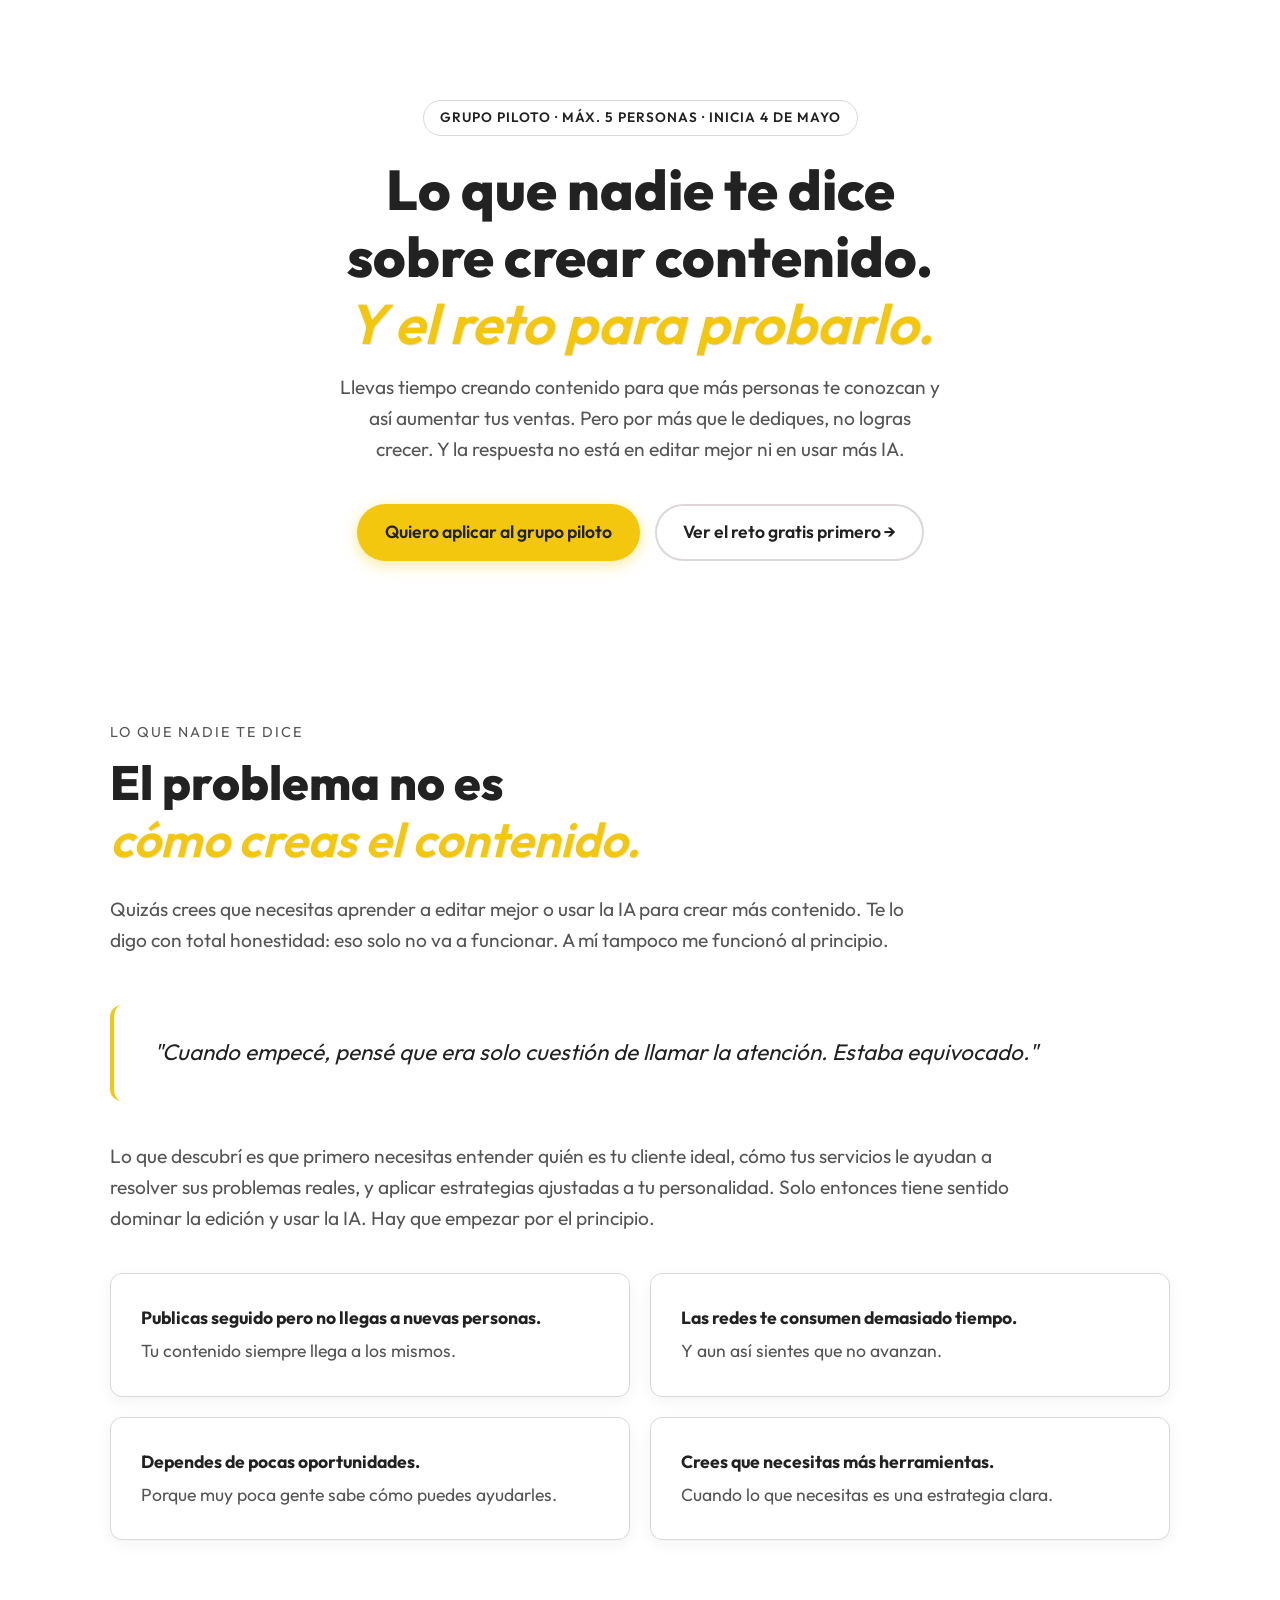
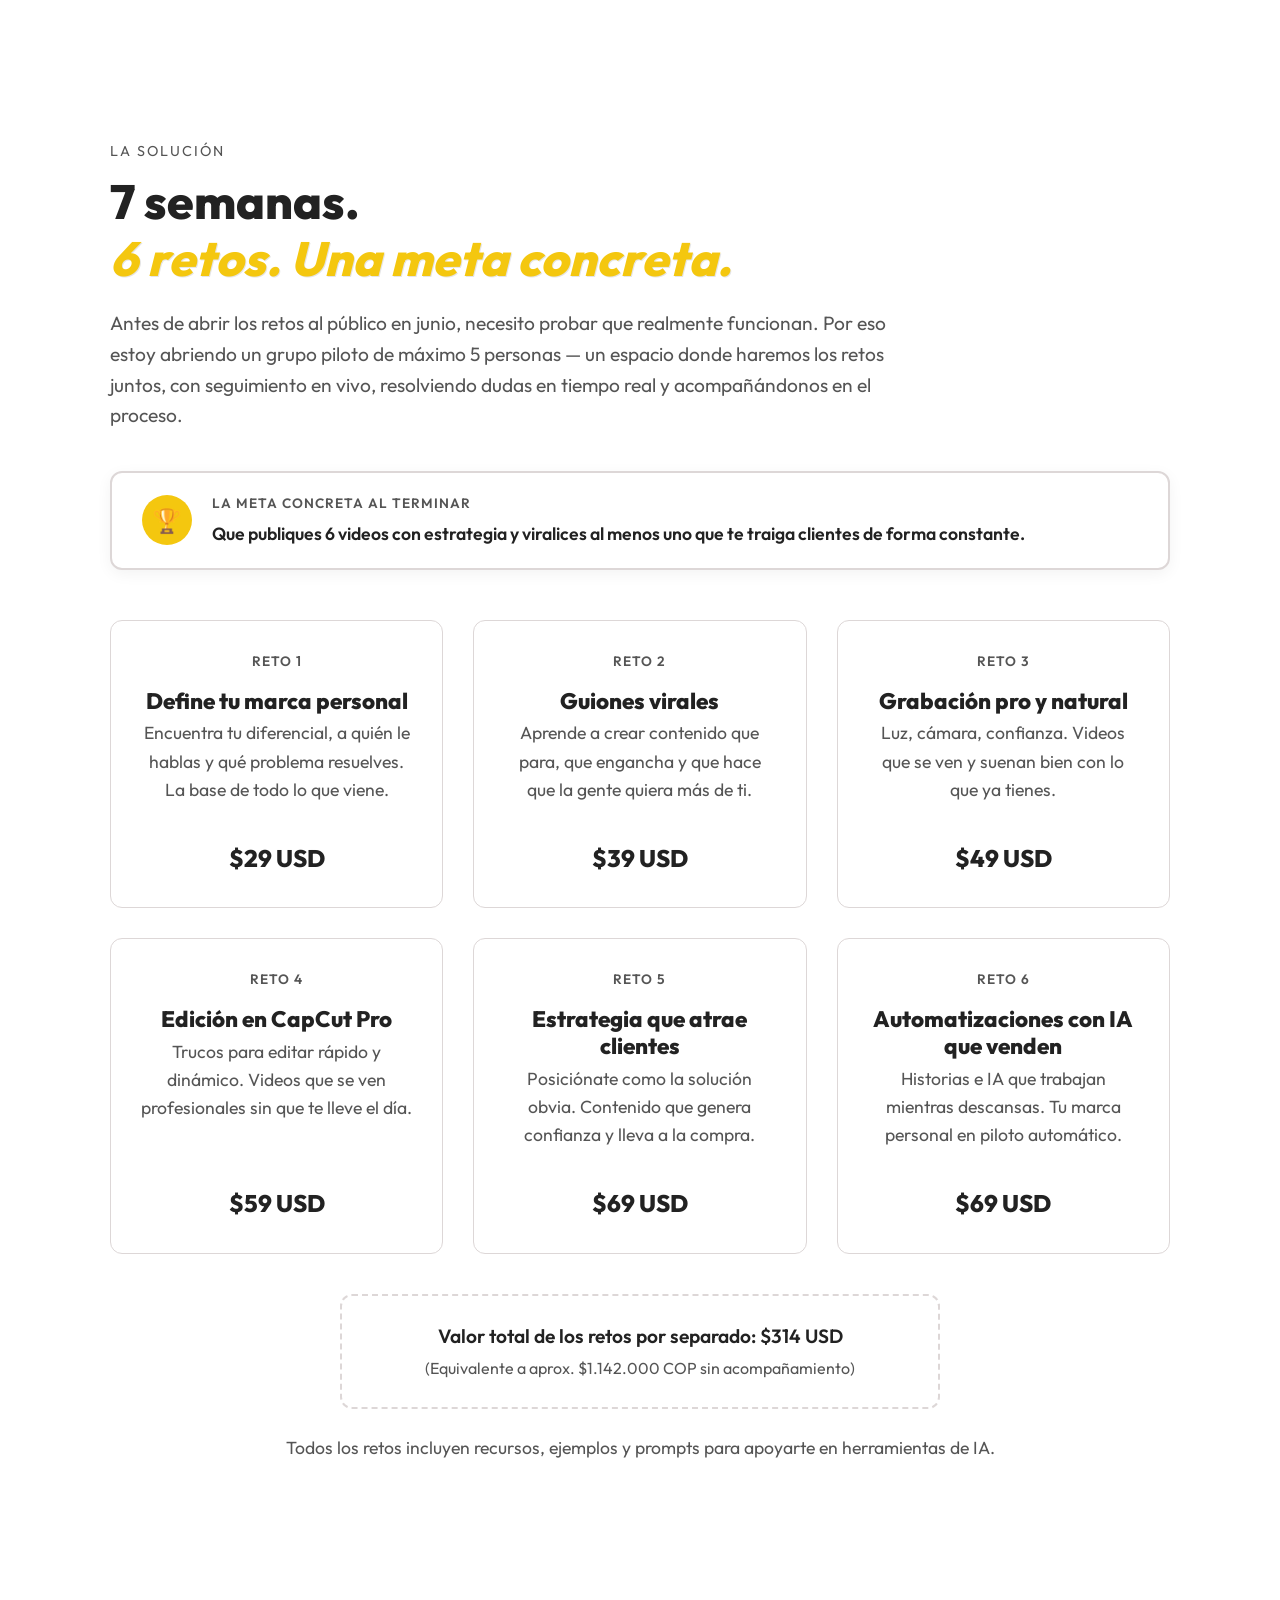
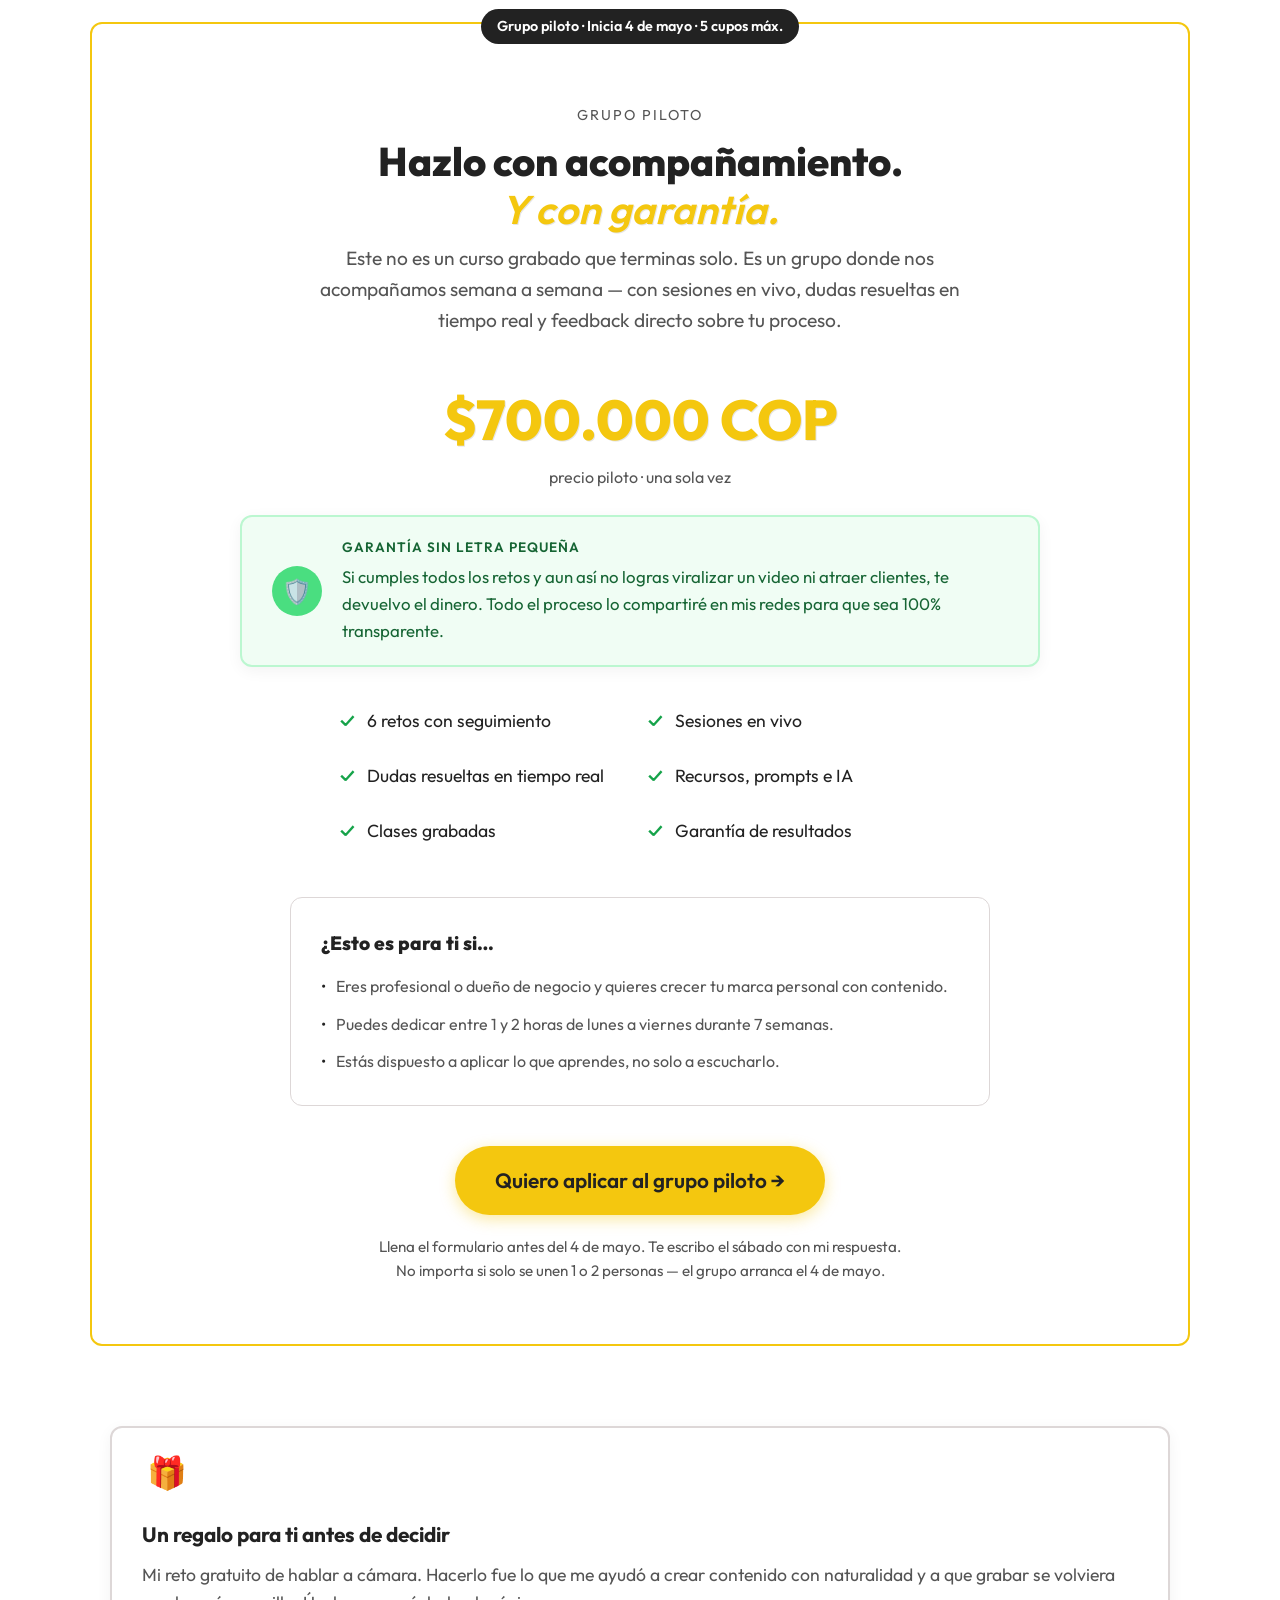
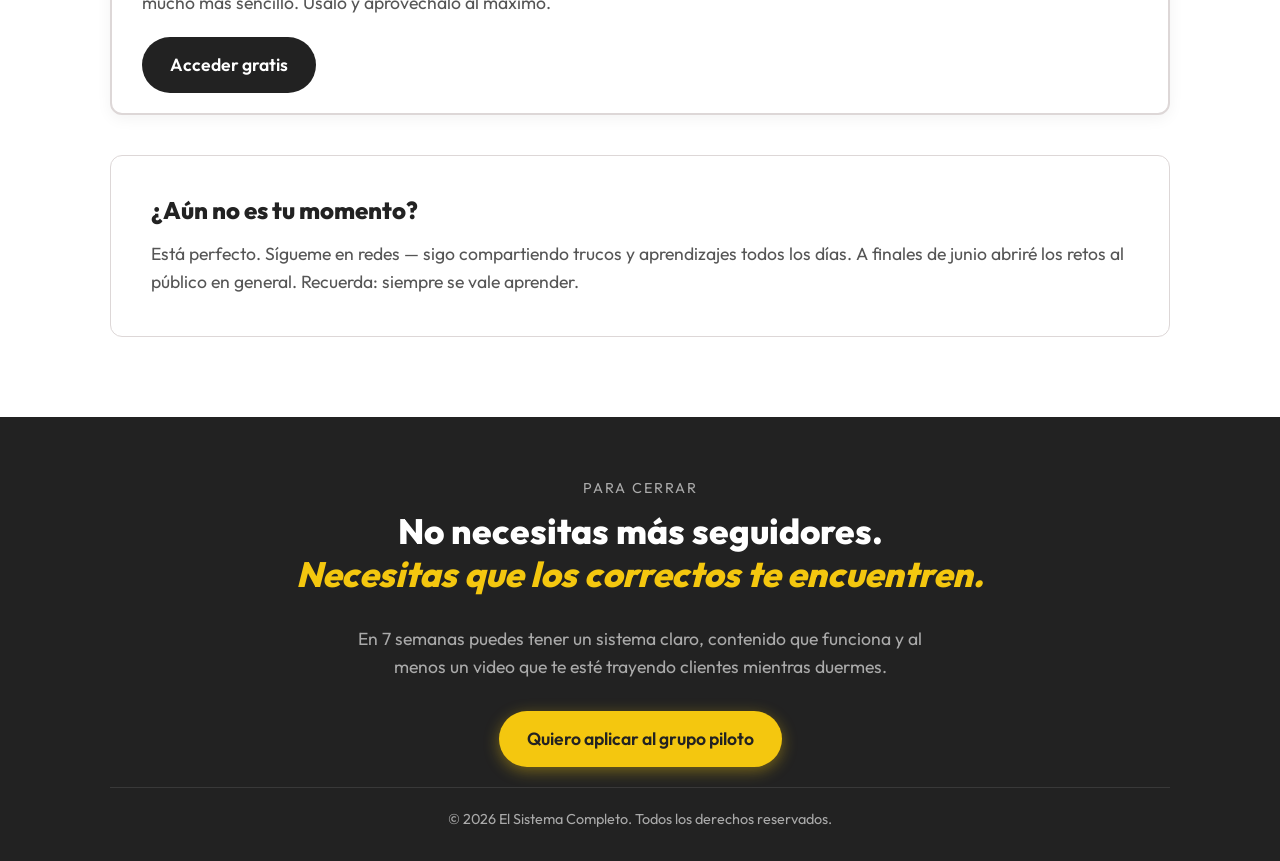
<file: index.html>
<!DOCTYPE html>
<html lang="es">

<head>
    <meta charset="UTF-8">
    <meta name="viewport" content="width=device-width, initial-scale=1.0">
    <title>Lo que nadie te dice sobre crear contenido | Grupo Piloto</title>
    <meta name="description"
        content="7 semanas. 6 retos. Una meta concreta: publicar 6 videos con estrategia y viralizar al menos uno que te traiga clientes.">
    <link rel="preconnect" href="https://fonts.googleapis.com">
    <link rel="preconnect" href="https://fonts.gstatic.com" crossorigin>
    <link href="https://fonts.googleapis.com/css2?family=Outfit:wght@300;400;600;800&display=swap" rel="stylesheet">
    <link rel="stylesheet" href="style.css">
</head>

<body>

    <!-- Hero Section -->
    <header class="hero">
        <div class="container">
            <span
                style="display: inline-block; background: var(--color-secondary); color: var(--color-text-dark); border: 1px solid var(--color-neutral); font-size: 0.85rem; font-weight: 600; letter-spacing: 1px; text-transform: uppercase; padding: 6px 16px; border-radius: 50px; margin-bottom: 20px;">Grupo
                piloto · Máx. 5 personas · Inicia 4 de mayo</span>
            <h1>Lo que nadie te dice<br>sobre crear contenido.<br><span class="expert-subtitle">Y el reto para
                    probarlo.</span></h1>
            <p class="description">Llevas tiempo creando contenido para que más personas te conozcan y así aumentar tus
                ventas. Pero por más que le dediques, no logras crecer. Y la respuesta no está en editar mejor ni en
                usar más IA.</p>
            <div style="display: flex; gap: 15px; justify-content: center; flex-wrap: wrap;">
                <a href="https://docs.google.com/forms/d/e/1FAIpQLSfeU4UDlxKO0ymu92lSBFPW-aGYXHw_dVMk9QAn32QDGm-tiQ/viewform?usp=sharing&ouid=117849971434327696463"
                    target="_blank" class="cta-button primary-btn">Quiero aplicar al grupo piloto</a>
                <a href="https://furry-partridge-a02.notion.site/Reto-habla-a-c-mara-con-naturalidad-3293e088cfb980b4986de90ccc07c904?source=copy_link"
                    target="_blank" class="cta-button outline-btn">Ver el reto gratis primero →</a>
            </div>
        </div>
    </header>

    <!-- Section El Problema Real -->
    <section class="expert-section">
        <div class="container">
            <p class="section-kicker">Lo que nadie te dice</p>
            <h2 class="expert-title">El problema no es<br><span class="expert-subtitle">cómo creas el contenido.</span>
            </h2>

            <p class="expert-lead">Quizás crees que necesitas aprender a editar mejor o usar la IA para crear más
                contenido. Te lo digo con total honestidad: eso solo no va a funcionar. A mí tampoco me funcionó al
                principio.</p>

            <div class="quote-box">
                <p><em>"Cuando empecé, pensé que era solo cuestión de llamar la atención. Estaba equivocado."</em></p>
            </div>

            <p class="expert-conclusion" style="margin-bottom: 40px;">Lo que descubrí es que primero necesitas entender
                quién es tu cliente ideal, cómo tus servicios le ayudan a resolver sus problemas reales, y aplicar
                estrategias ajustadas a tu personalidad. Solo entonces tiene sentido dominar la edición y usar la IA.
                Hay que empezar por el principio.</p>

            <div class="pain-grid">
                <div class="pain-card">
                    <p><strong>Publicas seguido pero no llegas a nuevas personas.</strong> Tu contenido siempre llega a
                        los mismos.</p>
                </div>
                <div class="pain-card">
                    <p><strong>Las redes te consumen demasiado tiempo.</strong> Y aun así sientes que no avanzan.</p>
                </div>
                <div class="pain-card">
                    <p><strong>Dependes de pocas oportunidades.</strong> Porque muy poca gente sabe cómo puedes
                        ayudarles.</p>
                </div>
                <div class="pain-card">
                    <p><strong>Crees que necesitas más herramientas.</strong> Cuando lo que necesitas es una estrategia
                        clara.</p>
                </div>
            </div>
        </div>
    </section>

    <!-- Retos Section -->
    <section id="retos" class="challenges">
        <div class="container">
            <div class="challenges-header">
                <p class="challenges-kicker">La solución</p>
                <h2 class="challenges-title">7 semanas.<br><span class="challenges-subtitle">6 retos. Una meta
                        concreta.</span></h2>
                <p class="challenges-desc">Antes de abrir los retos al público en junio, necesito probar que realmente
                    funcionan. Por eso estoy abriendo un grupo piloto de máximo 5 personas — un espacio donde haremos
                    los retos juntos, con seguimiento en vivo, resolviendo dudas en tiempo real y acompañándonos en el
                    proceso.</p>

                <div class="meta-card">
                    <div class="meta-icon">🏆</div>
                    <div class="meta-text">
                        <p class="meta-kicker">LA META CONCRETA AL TERMINAR</p>
                        <p class="meta-desc">Que publiques 6 videos con estrategia y viralices al menos uno que te
                            traiga clientes de forma constante.</p>
                    </div>
                </div>
            </div>

            <div class="grid">
                <!-- Reto 1 -->
                <div class="card">
                    <div class="card-tag">Reto 1</div>
                    <h3>Define tu marca personal</h3>
                    <p class="challenge-name">Encuentra tu diferencial, a quién le hablas y qué problema resuelves. La
                        base de todo lo que viene.</p>
                    <p class="price" style="font-size: 1.5rem; margin-top: 15px; margin-bottom: 0;">$29 USD</p>
                </div>

                <!-- Reto 2 -->
                <div class="card">
                    <div class="card-tag">Reto 2</div>
                    <h3>Guiones virales</h3>
                    <p class="challenge-name">Aprende a crear contenido que para, que engancha y que hace que la gente
                        quiera más de ti.</p>
                    <p class="price" style="font-size: 1.5rem; margin-top: 15px; margin-bottom: 0;">$39 USD</p>
                </div>

                <!-- Reto 3 -->
                <div class="card">
                    <div class="card-tag">Reto 3</div>
                    <h3>Grabación pro y natural</h3>
                    <p class="challenge-name">Luz, cámara, confianza. Videos que se ven y suenan bien con lo que ya
                        tienes.</p>
                    <p class="price" style="font-size: 1.5rem; margin-top: 15px; margin-bottom: 0;">$49 USD</p>
                </div>

                <!-- Reto 4 -->
                <div class="card">
                    <div class="card-tag">Reto 4</div>
                    <h3>Edición en CapCut Pro</h3>
                    <p class="challenge-name">Trucos para editar rápido y dinámico. Videos que se ven profesionales sin
                        que te lleve el día.</p>
                    <p class="price" style="font-size: 1.5rem; margin-top: 15px; margin-bottom: 0;">$59 USD</p>
                </div>

                <!-- Reto 5 -->
                <div class="card">
                    <div class="card-tag">Reto 5</div>
                    <h3>Estrategia que atrae clientes</h3>
                    <p class="challenge-name">Posiciónate como la solución obvia. Contenido que genera confianza y lleva
                        a la compra.</p>
                    <p class="price" style="font-size: 1.5rem; margin-top: 15px; margin-bottom: 0;">$69 USD</p>
                </div>

                <!-- Reto 6 -->
                <div class="card">
                    <div class="card-tag">Reto 6</div>
                    <h3>Automatizaciones con IA que venden</h3>
                    <p class="challenge-name">Historias e IA que trabajan mientras descansas. Tu marca personal en
                        piloto automático.</p>
                    <p class="price" style="font-size: 1.5rem; margin-top: 15px; margin-bottom: 0;">$69 USD</p>
                </div>
            </div>
            <div
                style="text-align: center; margin-top: 40px; padding: 25px; background-color: var(--color-bg-main); border: 2px dashed var(--color-neutral); border-radius: var(--border-radius); max-width: 600px; margin-left: auto; margin-right: auto;">
                <p style="font-size: 1.2rem; font-weight: 600; color: var(--color-text-dark); margin-bottom: 5px;">Valor
                    total de los retos por separado: $314 USD</p>
                <p style="color: var(--color-text-light); font-size: 1rem;">(Equivalente a aprox. $1.142.000 COP sin
                    acompañamiento)</p>
            </div>

            <p style="text-align: center; margin-top: 25px; font-size: 1.1rem; color: var(--color-text-light);">Todos
                los retos incluyen recursos, ejemplos y prompts para apoyarte en herramientas de IA.</p>
        </div>
    </section>

    <!-- Premium Section -->
    <section id="grupo-piloto" class="premium">
        <div class="container premium-box">
            <div class="premium-content">
                <span class="premium-badge">Grupo piloto · Inicia 4 de mayo · 5 cupos máx.</span>
                <p class="section-kicker" style="margin-top: 20px;">GRUPO PILOTO</p>
                <h2 style="font-size: 2.5rem; margin-bottom: 10px;">Hazlo con acompañamiento.<br><span
                        class="expert-subtitle">Y con garantía.</span></h2>
                <p class="premium-subtitle"
                    style="margin-bottom: 40px; color: var(--color-text-light); max-width: 700px; margin-left: auto; margin-right: auto;">
                    Este no es un curso grabado que terminas solo. Es un grupo donde nos acompañamos semana a semana —
                    con sesiones en vivo, dudas resueltas en tiempo real y feedback directo sobre tu proceso.</p>

                <div class="price-box" style="margin-bottom: 20px;">
                    <span class="current-price" style="font-size: 3.5rem;">$700.000 COP</span>
                    <span class="old-price"
                        style="text-decoration: none; font-size: 1rem; color: var(--color-text-light);">precio piloto ·
                        una sola vez</span>
                </div>

                <!-- Garantia -->
                <div class="meta-card"
                    style="background-color: #f0fdf4; border-color: #bbf7d0; margin: 0 auto 40px; max-width: 800px; text-align: left;">
                    <div class="meta-icon" style="background-color: #4ade80; color: #fff;">🛡️</div>
                    <div class="meta-text">
                        <p class="meta-kicker" style="color: #166534;">Garantía sin letra pequeña</p>
                        <p class="meta-desc" style="font-size: 1.05rem; color: #166534; font-weight: 400;">Si cumples
                            todos los retos y aun así no logras viralizar un video ni atraer clientes, te devuelvo el
                            dinero. Todo el proceso lo compartiré en mis redes para que sea 100% transparente.</p>
                    </div>
                </div>

                <ul class="features-list"
                    style="max-width: 600px; display: grid; grid-template-columns: repeat(auto-fit, minmax(250px, 1fr)); gap: 15px; margin-bottom: 40px;">
                    <li><span style="color: #16a34a; font-weight: bold; margin-right: 8px;">✓</span> 6 retos con
                        seguimiento</li>
                    <li><span style="color: #16a34a; font-weight: bold; margin-right: 8px;">✓</span> Sesiones en vivo
                    </li>
                    <li><span style="color: #16a34a; font-weight: bold; margin-right: 8px;">✓</span> Dudas resueltas en
                        tiempo real</li>
                    <li><span style="color: #16a34a; font-weight: bold; margin-right: 8px;">✓</span> Recursos, prompts e
                        IA</li>
                    <li><span style="color: #16a34a; font-weight: bold; margin-right: 8px;">✓</span> Clases grabadas
                    </li>
                    <li><span style="color: #16a34a; font-weight: bold; margin-right: 8px;">✓</span> Garantía de
                        resultados</li>
                </ul>

                <div
                    style="text-align: left; background-color: var(--color-bg-main); border: 1px solid var(--color-neutral); border-radius: var(--border-radius); padding: 30px; margin: 0 auto 40px; max-width: 700px;">
                    <p style="font-weight: 800; font-size: 1.2rem; margin-bottom: 15px; color: var(--color-text-dark);">
                        ¿Esto es para ti si…</p>
                    <ul style="list-style: none; color: var(--color-text-light);">
                        <li style="margin-bottom: 12px; display: flex;"><span
                                style="color: var(--color-text-dark); margin-right: 10px;">•</span> Eres profesional o
                            dueño de negocio y quieres crecer tu marca personal con contenido.</li>
                        <li style="margin-bottom: 12px; display: flex;"><span
                                style="color: var(--color-text-dark); margin-right: 10px;">•</span> Puedes dedicar entre
                            1 y 2 horas de lunes a viernes durante 7 semanas.</li>
                        <li style="display: flex;"><span
                                style="color: var(--color-text-dark); margin-right: 10px;">•</span> Estás dispuesto a
                            aplicar lo que aprendes, no solo a escucharlo.</li>
                    </ul>
                </div>

                <a href="https://docs.google.com/forms/d/e/1FAIpQLSfeU4UDlxKO0ymu92lSBFPW-aGYXHw_dVMk9QAn32QDGm-tiQ/viewform?usp=sharing&ouid=117849971434327696463"
                    class="cta-button primary-btn premium-btn" target="_blank">Quiero aplicar al grupo piloto →</a>
                <p style="margin-top: 20px; font-size: 0.95rem; color: var(--color-text-light);">Llena el formulario
                    antes del 4 de mayo. Te escribo el sábado con mi respuesta.<br>No importa si solo se unen 1 o 2
                    personas — el grupo arranca el 4 de mayo.</p>
            </div>
        </div>
    </section>

    <!-- Regalo Gratis & No es tu momento -->
    <section id="gratis" class="expert-section" style="padding-top: 0;">
        <div class="container">
            <div class="meta-card" style="margin-bottom: 40px; flex-wrap: wrap;">
                <div class="meta-icon" style="background-color: var(--color-bg-main); font-size: 2rem;">🎁</div>
                <div class="meta-text" style="flex-grow: 1; min-width: 300px;">
                    <p class="meta-desc" style="font-size: 1.3rem;"><strong>Un regalo para ti antes de decidir</strong>
                    </p>
                    <p style="margin-top: 10px; color: var(--color-text-light); font-weight: 400;">Mi reto gratuito de
                        hablar a cámara. Hacerlo fue lo que me ayudó a crear contenido con naturalidad y a que grabar se
                        volviera mucho más sencillo. Úsalo y aprovéchalo al máximo.</p>
                </div>
                <a href="https://furry-partridge-a02.notion.site/Reto-habla-a-c-mara-con-naturalidad-3293e088cfb980b4986de90ccc07c904?source=copy_link"
                    target="_blank" class="cta-button secondary-btn" style="white-space: nowrap;">Acceder gratis</a>
            </div>

            <div
                style="background-color: var(--color-secondary); border: 1px solid var(--color-neutral); border-radius: var(--border-radius); padding: 40px;">
                <h3 style="margin-bottom: 15px; font-size: 1.5rem;">¿Aún no es tu momento?</h3>
                <p style="color: var(--color-text-light); font-size: 1.1rem;">Está perfecto. Sígueme en redes — sigo
                    compartiendo trucos y aprendizajes todos los días. A finales de junio abriré los retos al público en
                    general. Recuerda: siempre se vale aprender.</p>
            </div>
        </div>
    </section>

    <!-- Footer -->
    <footer class="footer">
        <div class="container">
            <p class="section-kicker" style="color: #AAAAAA;">PARA CERRAR</p>
            <h3 style="font-size: 2.2rem;">No necesitas más seguidores.<br><span
                    style="color: var(--color-primary); font-style: italic;">Necesitas que los correctos te
                    encuentren.</span></h3>
            <p style="max-width: 600px; margin: 0 auto 30px; font-size: 1.1rem;">En 7 semanas puedes tener un sistema
                claro, contenido que funciona y al menos un video que te esté trayendo clientes mientras duermes.</p>
            <a href="https://docs.google.com/forms/d/e/1FAIpQLSfeU4UDlxKO0ymu92lSBFPW-aGYXHw_dVMk9QAn32QDGm-tiQ/viewform?usp=sharing&ouid=117849971434327696463"
                target="_blank" class="cta-button primary-btn footer-btn" style="margin-bottom: 20px;">Quiero aplicar al
                grupo
                piloto</a>

            <p class="copyright">© 2026 El Sistema Completo. Todos los derechos reservados.</p>
        </div>
    </footer>

    <script src="script.js"></script>
</body>

</html>
</file>
<file: style.css>
/* style.css */
:root {
    --color-bg-main: #FFFFFF;
    --color-primary: #F4C70F;
    /* Mustard Yellow */
    /* --color-secondary: #FFF8F0; */
    --color-secondary: #FFFFFF;
    /* Beige/Cream */
    --color-neutral: #DDD7D7;
    /* Light Gray */
    --color-text-dark: #222222;
    --color-text-light: #555555;

    --transition-speed: 0.3s;
    --border-radius: 12px;
}

* {
    margin: 0;
    padding: 0;
    box-sizing: border-box;
}

body {
    font-family: 'Outfit', sans-serif;
    background-color: var(--color-bg-main);
    color: var(--color-text-dark);
    line-height: 1.6;
    overflow-x: hidden;
}

.container {
    max-width: 1100px;
    margin: 0 auto;
    padding: 0 20px;
}

/* Typography */
h1,
h2,
h3 {
    font-weight: 800;
    line-height: 1.2;
}

h1 {
    font-size: 3.5rem;
    margin-bottom: 15px;
    color: var(--color-text-dark);
}

h2 {
    font-size: 2.5rem;
    margin-bottom: 15px;
}

p {
    font-size: 1.1rem;
    color: var(--color-text-light);
}

/* Buttons */
.cta-button {
    display: inline-block;
    padding: 14px 28px;
    border-radius: 50px;
    font-size: 1.1rem;
    font-weight: 600;
    text-decoration: none;
    text-align: center;
    cursor: pointer;
    transition: all var(--transition-speed) ease;
    border: none;
}

.primary-btn {
    background-color: var(--color-primary);
    color: var(--color-text-dark);
    box-shadow: 0 4px 15px rgba(244, 199, 15, 0.4);
}

.primary-btn:hover {
    transform: translateY(-3px);
    box-shadow: 0 6px 20px rgba(244, 199, 15, 0.6);
}

.secondary-btn {
    background-color: var(--color-text-dark);
    color: #FFFFFF;
}

.secondary-btn:hover {
    transform: translateY(-3px);
    box-shadow: 0 6px 20px rgba(0, 0, 0, 0.15);
}

.outline-btn {
    background-color: transparent;
    color: var(--color-text-dark);
    border: 2px solid var(--color-neutral);
    padding: 12px 26px;
}

.outline-btn:hover {
    border-color: var(--color-primary);
    background-color: var(--color-primary);
    transform: translateY(-2px);
}

.disabled {
    opacity: 0.6;
    cursor: not-allowed;
}

.disabled:hover {
    transform: none;
    background-color: transparent;
    border-color: var(--color-neutral);
}

/* Hero Section */
.hero {
    padding: 100px 0 80px;
    text-align: center;
    background: radial-gradient(circle at top, var(--color-secondary) 0%, var(--color-bg-main) 70%);
}

.hero .subtitle {
    font-size: 1.5rem;
    font-weight: 600;
    color: var(--color-primary);
    margin-bottom: 20px;
}

.hero .description {
    max-width: 600px;
    margin: 0 auto 40px;
    font-size: 1.2rem;
}

/* Expert Section */
.expert-section {
    background-color: var(--color-bg-main);
    color: var(--color-text-dark);
    padding: 80px 0;
}

.section-kicker {
    font-size: 0.9rem;
    text-transform: uppercase;
    letter-spacing: 2px;
    color: var(--color-text-light);
    margin-bottom: 10px;
}

.expert-title {
    font-size: 3rem;
    color: var(--color-text-dark);
    margin-bottom: 25px;
    font-weight: 800;
}

.expert-subtitle {
    color: var(--color-primary);
    font-style: italic;
    font-weight: 600;
    text-shadow: 1px 1px 0px rgba(0, 0, 0, 0.1);
}

.expert-lead {
    font-size: 1.2rem;
    max-width: 800px;
    margin-bottom: 50px;
    color: var(--color-text-light);
}

.pain-grid {
    display: grid;
    grid-template-columns: repeat(auto-fit, minmax(400px, 1fr));
    gap: 20px;
    margin-bottom: 40px;
}

.pain-card {
    background-color: var(--color-secondary);
    border: 1px solid var(--color-neutral);
    border-radius: var(--border-radius);
    padding: 30px;
    color: var(--color-text-light);
    box-shadow: 0 4px 15px rgba(0, 0, 0, 0.05);
}

.pain-card p {
    color: var(--color-text-light);
}

.pain-card strong {
    color: var(--color-text-dark);
    display: block;
    margin-bottom: 5px;
    font-size: 1.1rem;
}

.quote-box {
    background-color: var(--color-secondary);
    border-left: 4px solid var(--color-primary);
    border-radius: var(--border-radius);
    padding: 30px 40px;
    margin-bottom: 40px;
}

.quote-box p {
    font-size: 1.4rem;
    color: var(--color-text-dark);
    font-style: italic;
    margin: 0;
}

.expert-conclusion {
    font-size: 1.2rem;
    color: var(--color-text-light);
    max-width: 900px;
}

/* Challenges Section */
.challenges {
    padding: 80px 0;
    background-color: var(--color-secondary);
    /* Beige para contrastar con el blanco general */
}

/* Challenges Header */
.challenges-header {
    text-align: left;
    margin-bottom: 50px;
}

.challenges-kicker {
    font-size: 0.9rem;
    text-transform: uppercase;
    letter-spacing: 2px;
    color: var(--color-text-light);
    margin-bottom: 10px;
}

.challenges-title {
    font-size: 3rem;
    color: var(--color-text-dark);
    margin-bottom: 20px;
    font-weight: 800;
}

.challenges-subtitle {
    color: var(--color-primary);
    font-style: italic;
    text-shadow: 1px 1px 0px rgba(0, 0, 0, 0.1);
    /* Sombra para legibilidad del amarillo en fondo claro */
}

.challenges-desc {
    font-size: 1.2rem;
    max-width: 800px;
    color: var(--color-text-light);
    margin-bottom: 40px;
}

.meta-card {
    background-color: var(--color-bg-main);
    border: 2px solid var(--color-neutral);
    border-radius: var(--border-radius);
    padding: 20px 30px;
    display: flex;
    align-items: center;
    gap: 20px;
    margin-bottom: 50px;
    box-shadow: 0 4px 15px rgba(0, 0, 0, 0.05);
}

.meta-icon {
    background-color: var(--color-primary);
    color: var(--color-text-dark);
    width: 50px;
    height: 50px;
    min-width: 50px;
    border-radius: 50%;
    display: flex;
    align-items: center;
    justify-content: center;
    font-size: 1.5rem;
}

.meta-kicker {
    font-size: 0.85rem;
    text-transform: uppercase;
    letter-spacing: 1px;
    color: var(--color-text-light);
    margin-bottom: 5px;
    font-weight: 600;
}

.meta-desc {
    font-size: 1.1rem;
    color: var(--color-text-dark);
    font-weight: 600;
    margin: 0;
}

.section-title {
    text-align: center;
    margin-bottom: 10px;
}

.section-desc {
    text-align: center;
    margin-bottom: 50px;
}

.grid {
    display: grid;
    grid-template-columns: repeat(auto-fit, minmax(300px, 1fr));
    gap: 30px;
}

/* Cards */
.card {
    background-color: var(--color-bg-main);
    border: 1px solid var(--color-neutral);
    border-radius: var(--border-radius);
    padding: 30px;
    text-align: center;
    transition: all var(--transition-speed) ease;
    position: relative;
    overflow: hidden;
    display: flex;
    flex-direction: column;
}

.card:hover {
    transform: translateY(-5px);
    box-shadow: 0 10px 30px rgba(0, 0, 0, 0.05);
    border-color: var(--color-primary);
}

.card-tag {
    font-size: 0.85rem;
    font-weight: 600;
    color: var(--color-text-light);
    margin-bottom: 15px;
    text-transform: uppercase;
    letter-spacing: 1px;
}

.card h3 {
    font-size: 1.4rem;
    margin-bottom: 5px;
}

.challenge-name {
    font-size: 1.1rem;
    font-weight: 400;
    margin-bottom: 20px;
    flex-grow: 1;
}

.price {
    font-size: 2rem;
    font-weight: 800;
    color: var(--color-text-dark);
    margin-bottom: 25px;
}

.card-free {
    background-color: var(--color-secondary);
    /* border-color: var(--color-secondary); */
}

.card-free .price {
    color: var(--color-primary);
}

/* Premium Section */
.premium {
    padding: 80px 0;
}

.premium-box {
    background-color: var(--color-secondary);
    border-radius: var(--border-radius);
    border: 2px solid var(--color-primary);
    padding: 60px 40px;
    text-align: center;
    position: relative;
}

.premium-badge {
    position: absolute;
    top: -15px;
    left: 50%;
    transform: translateX(-50%);
    background-color: var(--color-text-dark);
    color: #fff;
    padding: 6px 16px;
    border-radius: 20px;
    font-size: 0.9rem;
    font-weight: 600;
}

.premium-subtitle {
    font-size: 1.2rem;
    margin-bottom: 30px;
}

.features-list {
    list-style: none;
    text-align: left;
    max-width: 400px;
    margin: 0 auto 40px;
}

.features-list li {
    font-size: 1.1rem;
    margin-bottom: 12px;
    color: var(--color-text-dark);
    font-weight: 400;
}

.price-box {
    margin-bottom: 30px;
    display: flex;
    flex-direction: column;
    align-items: center;
}

.old-price {
    font-size: 1.2rem;
    color: var(--color-text-light);
    text-decoration: line-through;
    margin-bottom: 5px;
}

.current-price {
    font-size: 3rem;
    font-weight: 800;
    color: var(--color-primary);
    text-shadow: 1px 1px 0px rgba(0, 0, 0, 0.1);
}

.premium-btn {
    font-size: 1.3rem;
    padding: 18px 40px;
}

/* Footer */
.footer {
    background-color: var(--color-text-dark);
    color: #FFFFFF;
    text-align: center;
    padding: 60px 0 30px;
}

.footer h3 {
    color: #FFFFFF;
    margin-bottom: 30px;
    font-size: 1.8rem;
}

.footer p {
    color: #AAAAAA;
}

.footer-btn {
    background-color: var(--color-primary);
    color: var(--color-text-dark);
    margin-bottom: 60px;
}

.footer-btn:hover {
    background-color: #e3b60e;
    transform: translateY(-3px);
}

.copyright {
    font-size: 0.9rem;
    border-top: 1px solid rgba(255, 255, 255, 0.1);
    padding-top: 20px;
}

/* Animations */
.fade-in {
    opacity: 0;
    transform: translateY(20px);
    transition: opacity 0.6s ease-out, transform 0.6s ease-out;
}

.fade-in.visible {
    opacity: 1;
    transform: translateY(0);
}

/* Responsive */
@media (max-width: 768px) {
    h1 {
        font-size: 2.5rem;
    }

    h2 {
        font-size: 2rem;
    }

    .hero {
        padding: 60px 0;
    }

    .premium-box {
        padding: 40px 20px;
    }

    .current-price {
        font-size: 2.5rem;
    }
}
</file>
